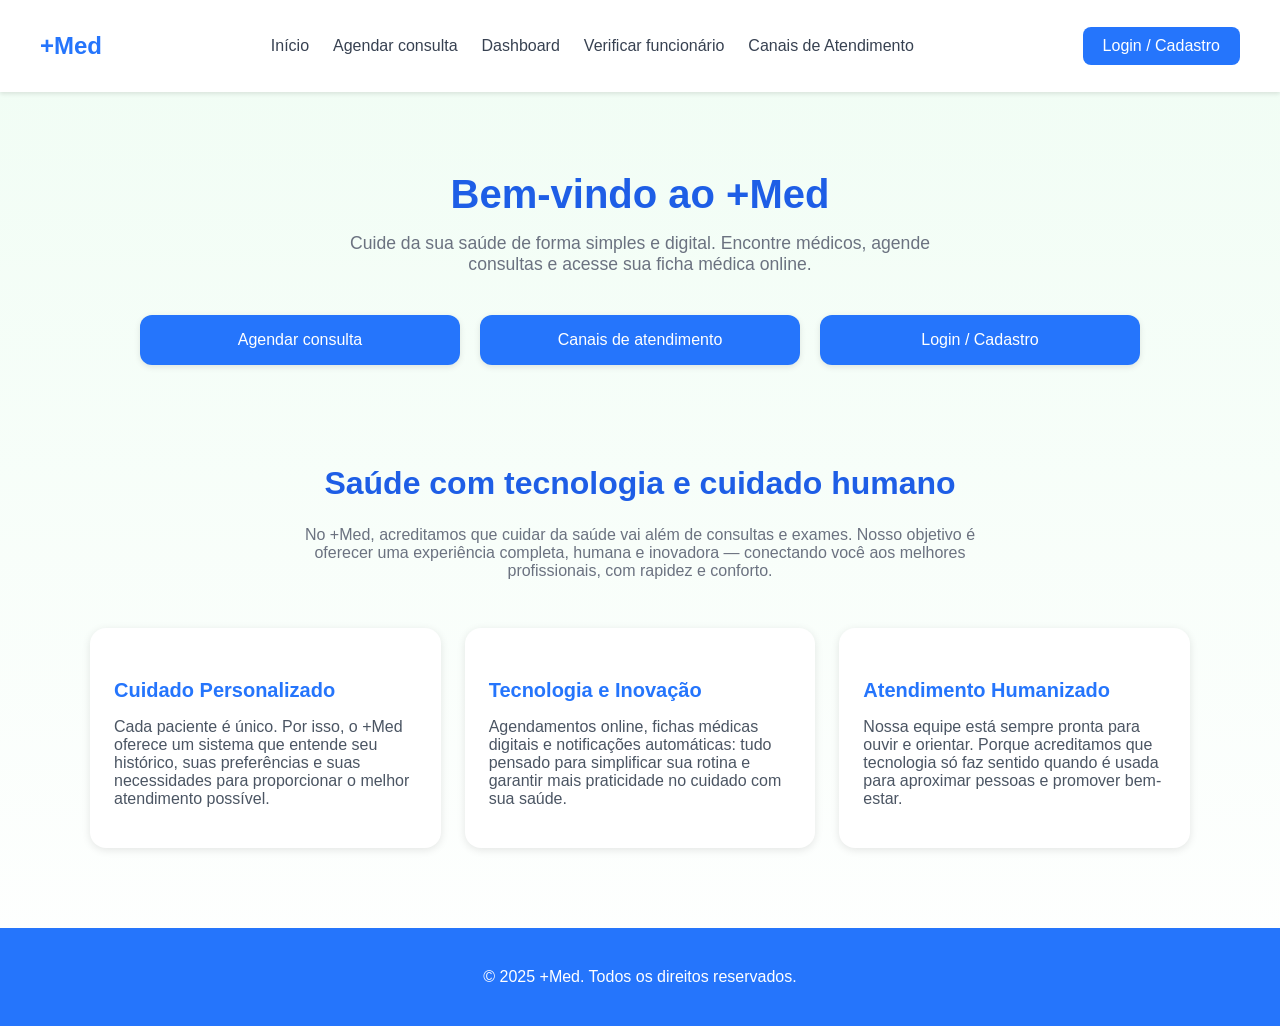
<file: index/index.html>
<!DOCTYPE html>
<html lang="pt-BR">
<head>
  <meta charset="UTF-8">
  <meta name="viewport" content="width=device-width, initial-scale=1.0">
  <title>+Med - Cuidando de Você</title>
  <link rel="stylesheet" href="../css/style.css">
  <link rel="icon" href="https://img.icons8.com/?size=100&id=62852&format=png&color=00897b" />
</head>
<body>
  
  <!-- HEADER -->
  <header>
    <div class="container">
      <h1 class="logo">+Med</h1>

      <nav class="menu">
        <a href="index.html">Início</a>
        <a href="agendar.html">Agendar consulta</a>
        <a href="dashboard.html">Dashboard</a>
        <a href="cadfuncionario.html">Verificar funcionário</a>
        <a href="canais.html">Canais de Atendimento</a>
      </nav>

      <!-- Botão de Login/Cadastro como link -->
      <a href="../index/login.html" class="btn-login">Login / Cadastro</a>
    </div>
  </header>

  <!-- MAIN -->
  <main>
    <h2>Bem-vindo ao +Med</h2>
    <p class="intro">
      Cuide da sua saúde de forma simples e digital. Encontre médicos, agende consultas e acesse sua ficha médica online.
    </p>

    <div class="acoes"> 
      <a href="../index/agendar.html" class="btn-principal">Agendar consulta</a>
      <a href="canais.html" class="btn-principal">Canais de atendimento</a>
      <a href="../index/login.html" class="btn-principal">Login / Cadastro</a>
    </div>
  </main>

  <!-- SEÇÃO DE MARKETING -->
  <section class="marketing">
    <h3>Saúde com tecnologia e cuidado humano</h3>
    <p class="descricao">
      No +Med, acreditamos que cuidar da saúde vai além de consultas e exames. Nosso objetivo é oferecer uma experiência completa, humana e inovadora — conectando você aos melhores profissionais, com rapidez e conforto.
    </p>

    <div class="cards">
      <div class="card">
        <h4>Cuidado Personalizado</h4>
        <p>
          Cada paciente é único. Por isso, o +Med oferece um sistema que entende seu histórico, suas preferências e suas necessidades para proporcionar o melhor atendimento possível.
        </p>
      </div>

      <div class="card">
        <h4>Tecnologia e Inovação</h4>
        <p>
          Agendamentos online, fichas médicas digitais e notificações automáticas: tudo pensado para simplificar sua rotina e garantir mais praticidade no cuidado com sua saúde.
        </p>
      </div>

      <div class="card">
        <h4>Atendimento Humanizado</h4>
        <p>
          Nossa equipe está sempre pronta para ouvir e orientar. Porque acreditamos que tecnologia só faz sentido quando é usada para aproximar pessoas e promover bem-estar.
        </p>
      </div>
    </div>
  </section>

  <!-- FOOTER -->
  <footer>
    <p>&copy; 2025 +Med. Todos os direitos reservados.</p>
  </footer>

</body>
</html>
</file>
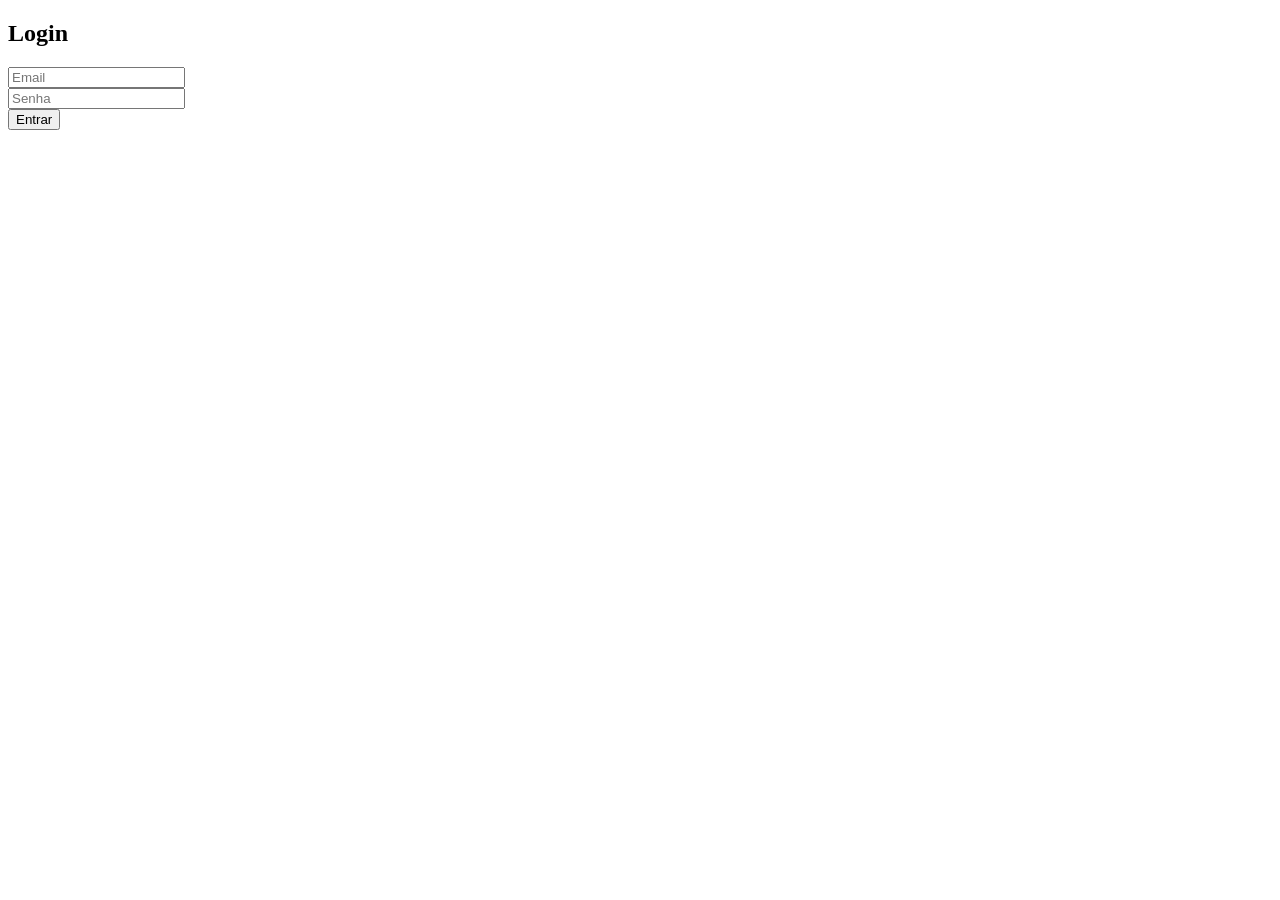
<file: backend/src/main/resources/static/index.html>
<!DOCTYPE html>
<html>
<head><meta charset="UTF-8"><title>ClinicMed Login</title></head>
<body>
<h2>Login</h2>
<input id="email" placeholder="Email"/><br/>
<input id="password" type="password" placeholder="Senha"/><br/>
<button onclick="login()">Entrar</button>
<script>
async function login(){
  const res = await fetch('/api/auth/login',{method:'POST',headers:{'Content-Type':'application/json'},
    body:JSON.stringify({email:email.value,password:password.value})});
  const data = await res.json();
  localStorage.setItem('token', data.token);
  location.href='consultas.html';
}
</script>
</body></html>
</file>
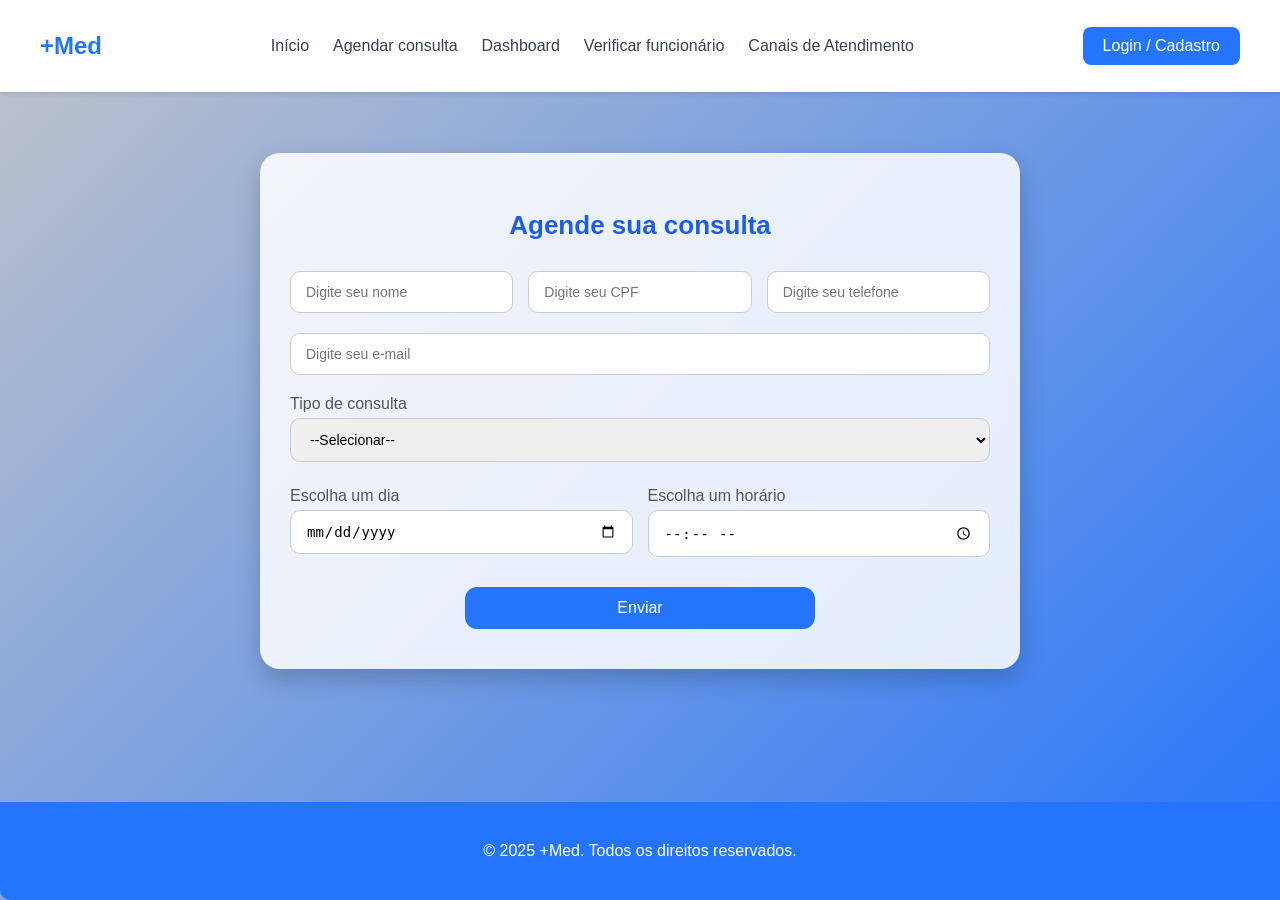
<file: index/agendar.html>
<!DOCTYPE html>
<html lang="pt-BR">
<head>
  <meta charset="UTF-8">
  <meta name="viewport" content="width=device-width, initial-scale=1.0">
  <title>Agendamento de Consulta</title>
  <link rel="stylesheet" href="../css/agendar.css">
  <link rel="icon" href="https://img.icons8.com/?size=100&id=62852&format=png&color=2575fc" />
</head>
<body>
  
  <!-- HEADER -->
  <header>
    <div class="container">
      <h1 class="logo">+Med</h1>

      <nav class="menu">
        <a href="index.html">Início</a>
        <a href="agendar.html">Agendar consulta</a>
        <a href="dashboard.html">Dashboard</a>
        <a href="cadfuncionario.html">Verificar funcionário</a>
        <a href="canais.html">Canais de Atendimento</a>
      </nav>

      <a href="../index/login.html" class="btn-login">Login / Cadastro</a>
    </div>
  </header>

  <!-- MAIN (Formulário de Agendamento) -->
  <main>
    <form>
      <h1>Agende sua consulta</h1>

      <div class="row row3">
        <div class="col">
          <input type="text" id="nome" name="nome" placeholder="Digite seu nome" required>
        </div>
        <div class="col">
          <input type="number" id="cpf" name="cpf" placeholder="Digite seu CPF" required>
        </div>
        <div class="col">
          <input type="tel" id="celular" name="celular" placeholder="Digite seu telefone" required>
        </div>
      </div>

      <!-- Novo campo de email -->
      <div class="row">
        <div class="col">
          <input type="email" id="email" name="email" placeholder="Digite seu e-mail" required>
        </div>
      </div>

      <label for="tipo">Tipo de consulta</label>
      <select id="tipo" name="tipo" required>
        <option value="">--Selecionar--</option>
        <optgroup label="Consultas Gerais">
          <option value="consulta_geral">Consulta Geral</option>
          <option value="checkup">Check-up</option>
        </optgroup>
        <optgroup label="Especialistas">
          <option value="cardiologia">Cardiologia</option>
          <option value="dermatologia">Dermatologia</option>
          <option value="pediatria">Pediatria</option>
          <option value="neurologia">Neurologia</option>
        </optgroup>
        <optgroup label="Retorno / Acompanhamento">
          <option value="retorno">Retorno</option>
          <option value="reavaliacao">Reavaliação de exames</option>
        </optgroup>
      </select>

      <div class="row data-hora">
        <div class="col">
          <label for="data">Escolha um dia</label>
          <input type="date" id="data" name="data" min="2025-10-20" required>
        </div>

        <div class="col">
          <label for="hora">Escolha um horário</label>
          <input type="time" id="hora" name="hora" min="08:00" max="18:00" step="1800" required>
        </div>
      </div>

      <button type="button" onclick="agendarConsulta()">Enviar</button>
    </form>
  </main>

  <!-- FOOTER -->
  <footer>
    <p>&copy; 2025 +Med. Todos os direitos reservados.</p>
  </footer>

<script>
  function agendarConsulta() {
    const nome = document.getElementById("nome").value;
    const email = document.getElementById("email").value;
    const tipo = document.getElementById("tipo").value;
    const data = document.getElementById("data").value;
    const hora = document.getElementById("hora").value;

    if (!nome || !email || !tipo || !data || !hora) {
      alert("Preencha todos os campos obrigatórios.");
      return;
    }

    alert("Consulta agendada com sucesso!");

    window.location.href =
      `mailto:${email}?subject=Confirmação de Consulta&body=Olá ${nome}, sua consulta foi agendada com sucesso no sistema +Med.%0D%0A%0D%0ATipo de consulta: ${tipo}%0D%0AData: ${data}%0D%0AHorário: ${hora}%0D%0A%0D%0AObrigado por utilizar nossos serviços.`;
  }
 </script>
</body>
</html>
</file>
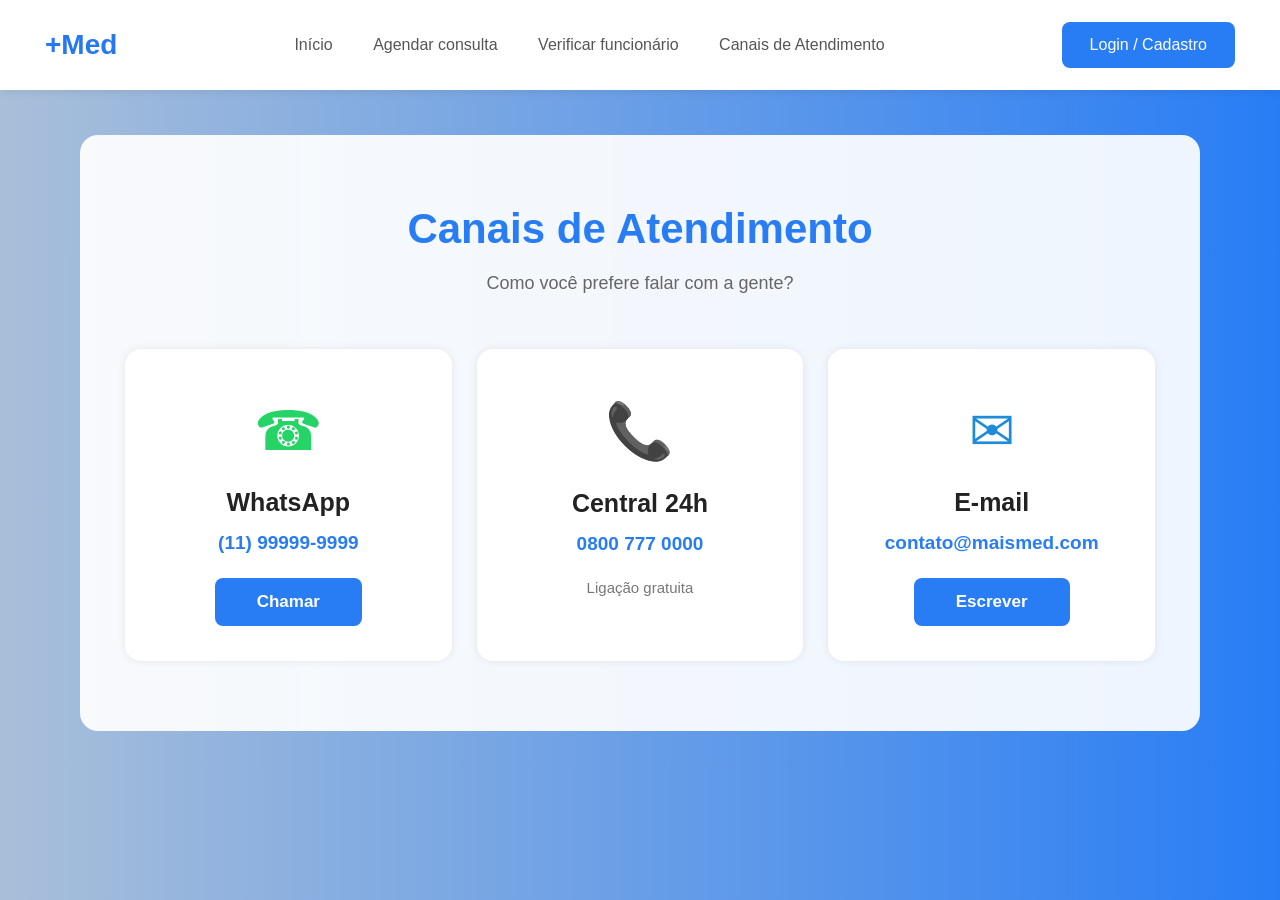
<file: index/atendimento.html>
<!DOCTYPE html>
<html lang="pt-br">
<head>
  <meta charset="UTF-8">
  <meta name="viewport" content="width=device-width, initial-scale=1.0">
  <title>Canais de Atendimento</title>
  <link rel="stylesheet" href="../css/atendimento.css">
</head>
<body>

<header>
  <div class="logo">+Med</div>

  <nav>
    <a href="index.html">Início</a>
    <a href="agendar.html">Agendar consulta</a>
    <a href="funcionario.html">Verificar funcionário</a>
    <a href="atendimento.html">Canais de Atendimento</a>
  </nav>

  <a href="login.html" class="btn-login">Login / Cadastro</a>
</header>

<main>
  <section class="box">
    <h1>Canais de Atendimento</h1>
    <p class="subtitulo">Como você prefere falar com a gente?</p>

    <div class="cards">
      <div class="card">
        <div class="icone whatsapp">☎</div>
        <h2>WhatsApp</h2>
        <p class="contato">(11) 99999-9999</p>
        <a href="https://wa.me/5511999999999" target="_blank">Chamar</a>
      </div>

      <div class="card">
        <div class="icone telefone">📞</div>
        <h2>Central 24h</h2>
        <p class="contato">0800 777 0000</p>
        <span>Ligação gratuita</span>
      </div>

      <div class="card">
        <div class="icone email">✉</div>
        <h2>E-mail</h2>
        <p class="contato">contato@maismed.com</p>
        <a href="mailto:contato@maismed.com">Escrever</a>
      </div>
    </div>
  </section>
</main>

</body>
</html>
</file>
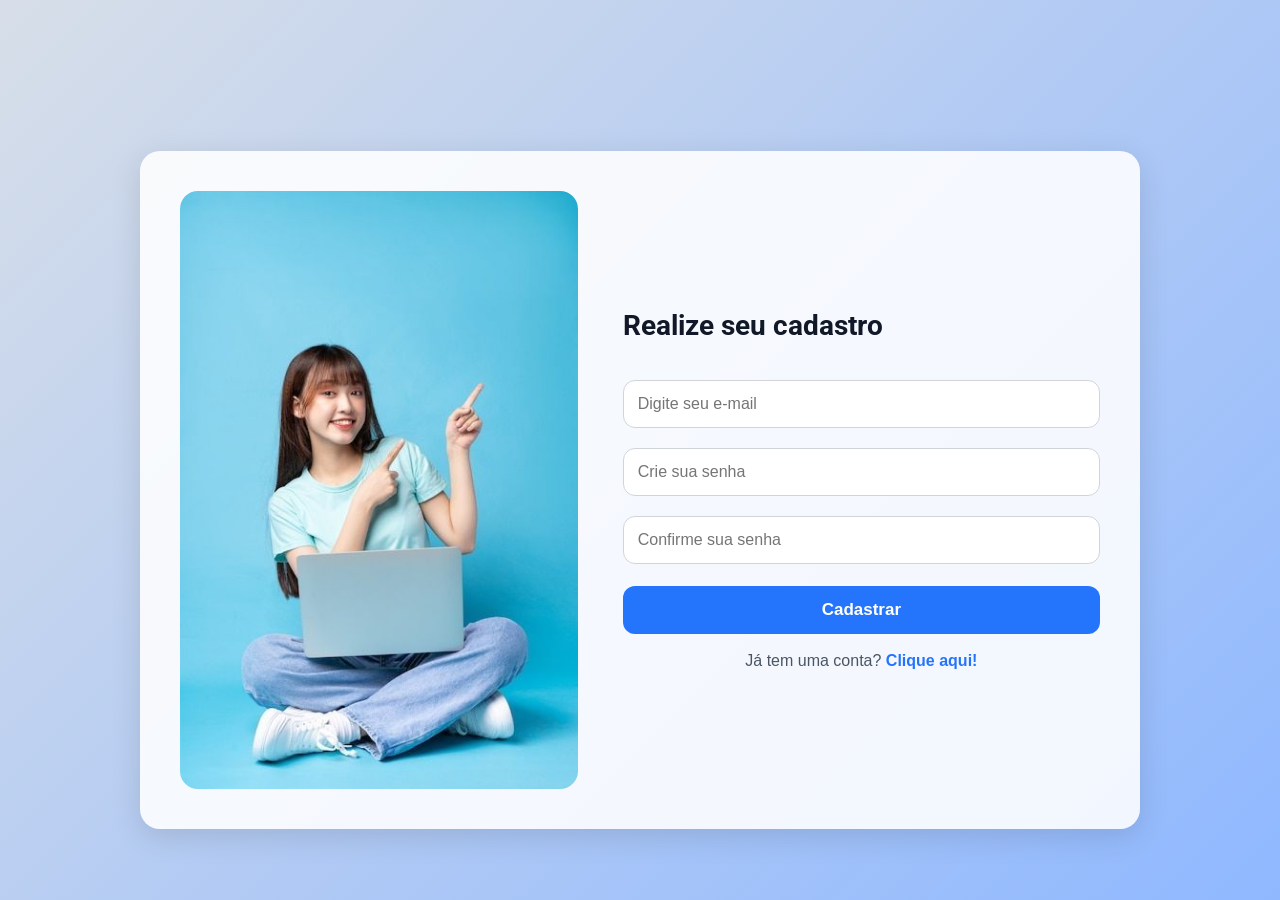
<file: index/cadastro.html>
<!DOCTYPE html>
<html lang="pt-BR">
<head>
    <meta charset="UTF-8">
    <meta name="viewport" content="width=device-width, initial-scale=1.0">
    <title>Cadastro</title>
    <link href="https://fonts.googleapis.com/css2?family=Roboto:wght@700&display=swap" rel="stylesheet">
    <link rel="stylesheet" href="../css/cadastro.css">
</head>
<body>
    <div class="container">
        <div class="conteudo-flex">
            <div class="imagem-cadastro">
                <img src="../img/cadastroimg.jpeg" alt="Cadastro Image">
            </div>

            <div class="formulario-bloco">
                <div class="conteudo">
                    <form>
                        <h1>Realize seu cadastro</h1>
                        <input type="email" id="email" name="email" placeholder="Digite seu e-mail" required>
                        <input type="password" id="senha" name="senha"  placeholder="Crie sua senha" required minlength="6">
                        <input type="password" id="confsenha" name="confsenha" placeholder="Confirme sua senha" required>
                        <button type="submit">Cadastrar</button>

                        <p class="tenhoconta">
                            Já tem uma conta? <a href="login.html">Clique aqui!</a>
                        </p>
                    </form>
                </div>
            </div>
        </div>
    </div>
</body>
</html>
</file>
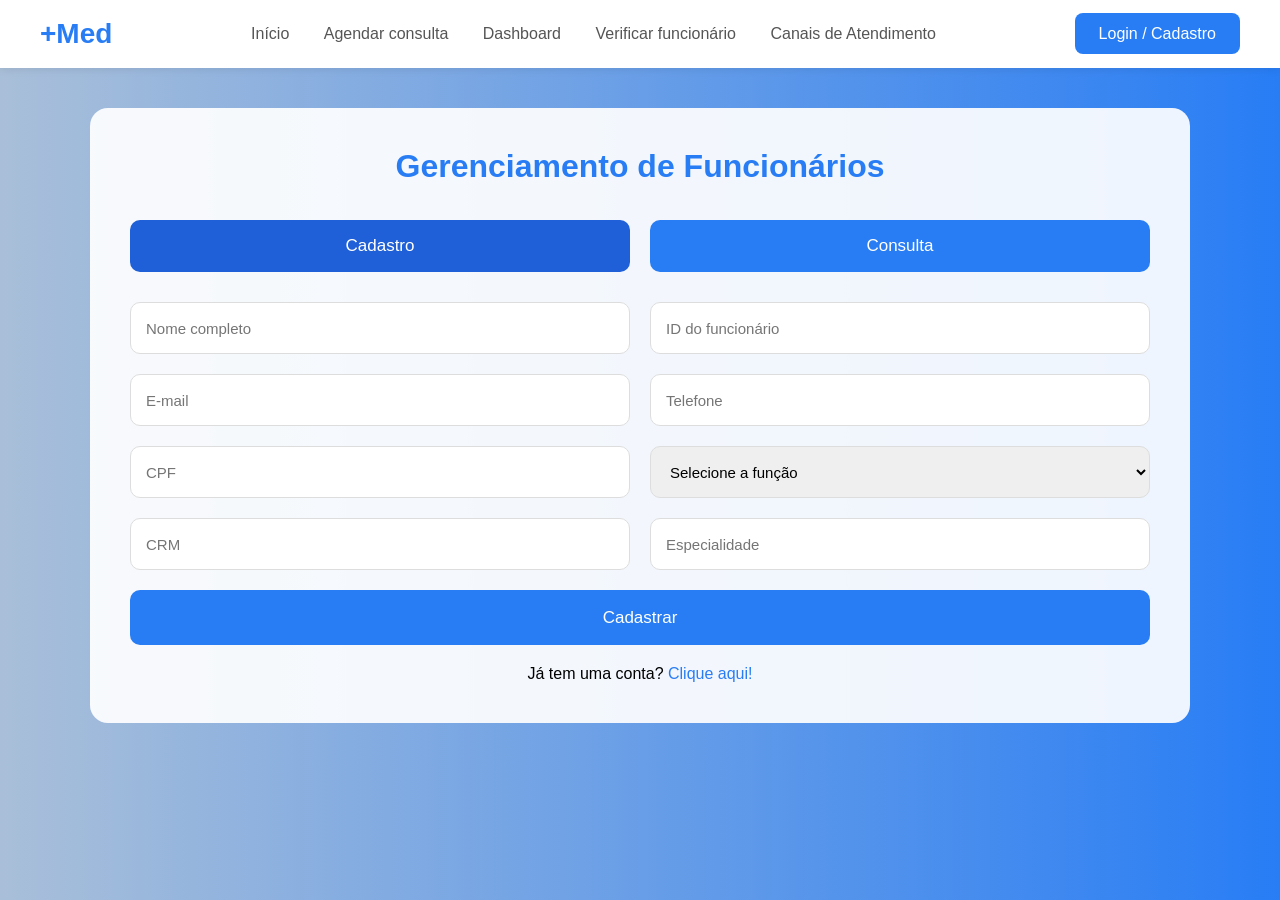
<file: index/cadfuncionario.html>
<!DOCTYPE html>
<html lang="pt-BR">
<head>
    <meta charset="UTF-8">
    <meta name="viewport" content="width=device-width, initial-scale=1.0">
    <title>Funcionários - Cadastro e Consulta</title>
    <link href="https://fonts.googleapis.com/css2?family=Roboto:wght@700&display=swap" rel="stylesheet">
    <link rel="stylesheet" href="../css/cadfuncionario.css">
</head>
<body>
    <header class="navbar-global">
        <div class="nav-container">
            
            <div class="nav-column nav-left">
            <a href="index.html" class="logo-text">+Med</a>
            </div>
            
            <nav class="nav-column nav-center">
                <a href="index.html">Início</a>
                <a href="agendar.html">Agendar consulta</a>
                <a href="dashboard.html">Dashboard</a>
                <a href="cadfuncionario.html">Verificar funcionário</a>
                <a href="canais.html">Canais de Atendimento</a>
            </nav>  

            <div class="nav-column nav-right">
            <a href="login.html" class="nav-btn-blue">Login / Cadastro</a>
            </div>

        </div>
    </header>
    <div class="container">
        <h1>Gerenciamento de Funcionários</h1>

        <!-- Menu de abas -->
        <div class="tab-menu">
            <button class="tab-btn active" data-tab="cadastro">Cadastro</button>
            <button class="tab-btn" data-tab="consulta">Consulta</button>
        </div>

        <!-- Formulário de Cadastro -->
        <div id="cadastro" class="formulario active">
            <form id="cadastroFuncionario">
                <div class="linha">
                    <input type="text" id="nome" name="nome" placeholder="Nome completo" required>
                    <input type="text" id="idfunc" name="idfunc" placeholder="ID do funcionário" required>
                </div>

                <div class="linha">
                    <input type="email" id="email" name="email" placeholder="E-mail" required>
                    <input type="text" id="telefone" name="telefone" placeholder="Telefone" required>
                </div>

                <div class="linha">
                    <input type="text" id="cpf" name="cpf" placeholder="CPF" required>
                    <select id="funcao" name="funcao" required>
                        <option value="">Selecione a função</option>
                        <option value="medico">Médico</option>
                        <option value="enfermeiro">Enfermeiro</option>
                        <option value="administrativo">Administrativo</option>
                        <option value="outro">Outro</option>
                    </select>
                </div>

                <div class="linha">
                    <input type="text" id="crm" name="crm" placeholder="CRM">
                    <input type="text" id="especialidade" name="especialidade" placeholder="Especialidade">
                </div>

                <button type="submit">Cadastrar</button>

                <p class="tenhoconta">
                    Já tem uma conta? <a href="login.html">Clique aqui!</a>
                </p>
            </form>
        </div>

        <!-- Aba de Consulta -->
        <div id="consulta" class="formulario">
            <h2>Consulta de Funcionários</h2>

            <!-- Campos de pesquisa -->
            <div class="linha">
                <input type="text" id="buscarID" placeholder="Buscar por ID">
                <input type="text" id="buscarCPF" placeholder="Buscar por CPF">
            </div>

            <div class="consulta">
                <table id="tabelaFuncionarios">
                    <thead>
                        <tr>
                            <th>ID</th>
                            <th>Nome</th>
                            <th>E-mail</th>
                            <th>Telefone</th>
                            <th>CPF</th>
                            <th>Função</th>
                            <th>CRM</th>
                            <th>Especialidade</th>
                        </tr>
                    </thead>
                    <tbody>
                        <!-- Dados cadastrados aparecerão aqui -->
                    </tbody>
                </table>
            </div>
        </div>
    </div>

    <script src="../scripts/cadfuncionario.js"></script>
</body>
</html>
</file>
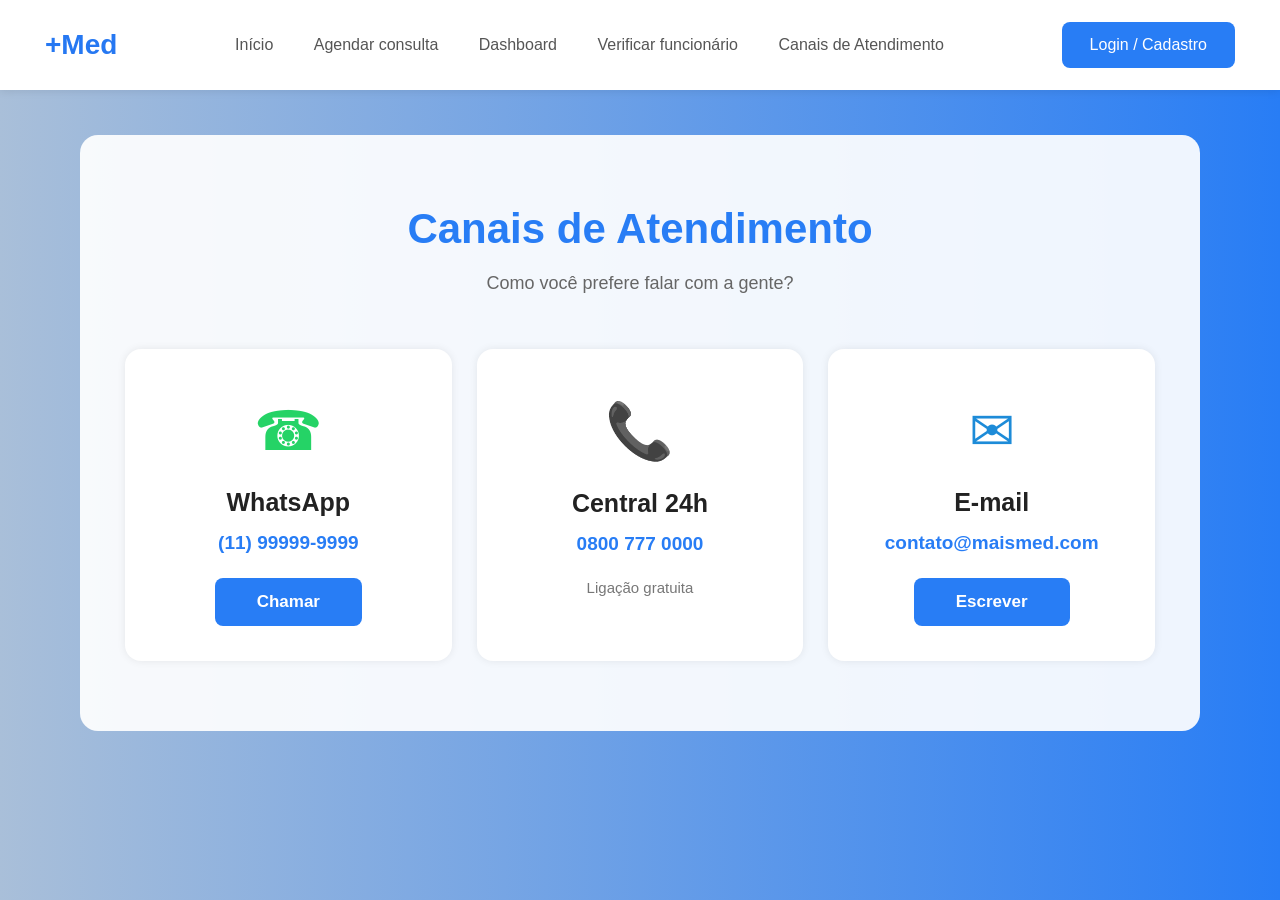
<file: index/canais.html>
<!DOCTYPE html>
<html lang="pt-br">
<head>
  <meta charset="UTF-8">
  <meta name="viewport" content="width=device-width, initial-scale=1.0">
  <title>Canais de Atendimento</title>
  <link rel="stylesheet" href="../css/canais.css">
</head>
<body>

<header>
  <div class="logo">+Med</div>

    <nav class="menu">
      <a href="index.html">Início</a>
      <a href="agendar.html">Agendar consulta</a>
      <a href="dashboard.html">Dashboard</a>
      <a href="cadfuncionario.html">Verificar funcionário</a>
      <a href="canais.html">Canais de Atendimento</a>
    </nav>

  <a href="login.html" class="btn-login">Login / Cadastro</a>
</header>

<main>
  <section class="box">
    <h1>Canais de Atendimento</h1>
    <p class="subtitulo">Como você prefere falar com a gente?</p>

    <div class="cards">
      <div class="card">
        <div class="icone whatsapp">☎</div>
        <h2>WhatsApp</h2>
        <p class="contato">(11) 99999-9999</p>
        <a href="https://wa.me/5511999999999" target="_blank">Chamar</a>
      </div>

      <div class="card">
        <div class="icone telefone">📞</div>
        <h2>Central 24h</h2>
        <p class="contato">0800 777 0000</p>
        <span>Ligação gratuita</span>
      </div>

      <div class="card">
        <div class="icone email">✉</div>
        <h2>E-mail</h2>
        <p class="contato">contato@maismed.com</p>
        <a href="mailto:contato@maismed.com">Escrever</a>
      </div>
    </div>
  </section>
</main>

</body>
</html>
</file>
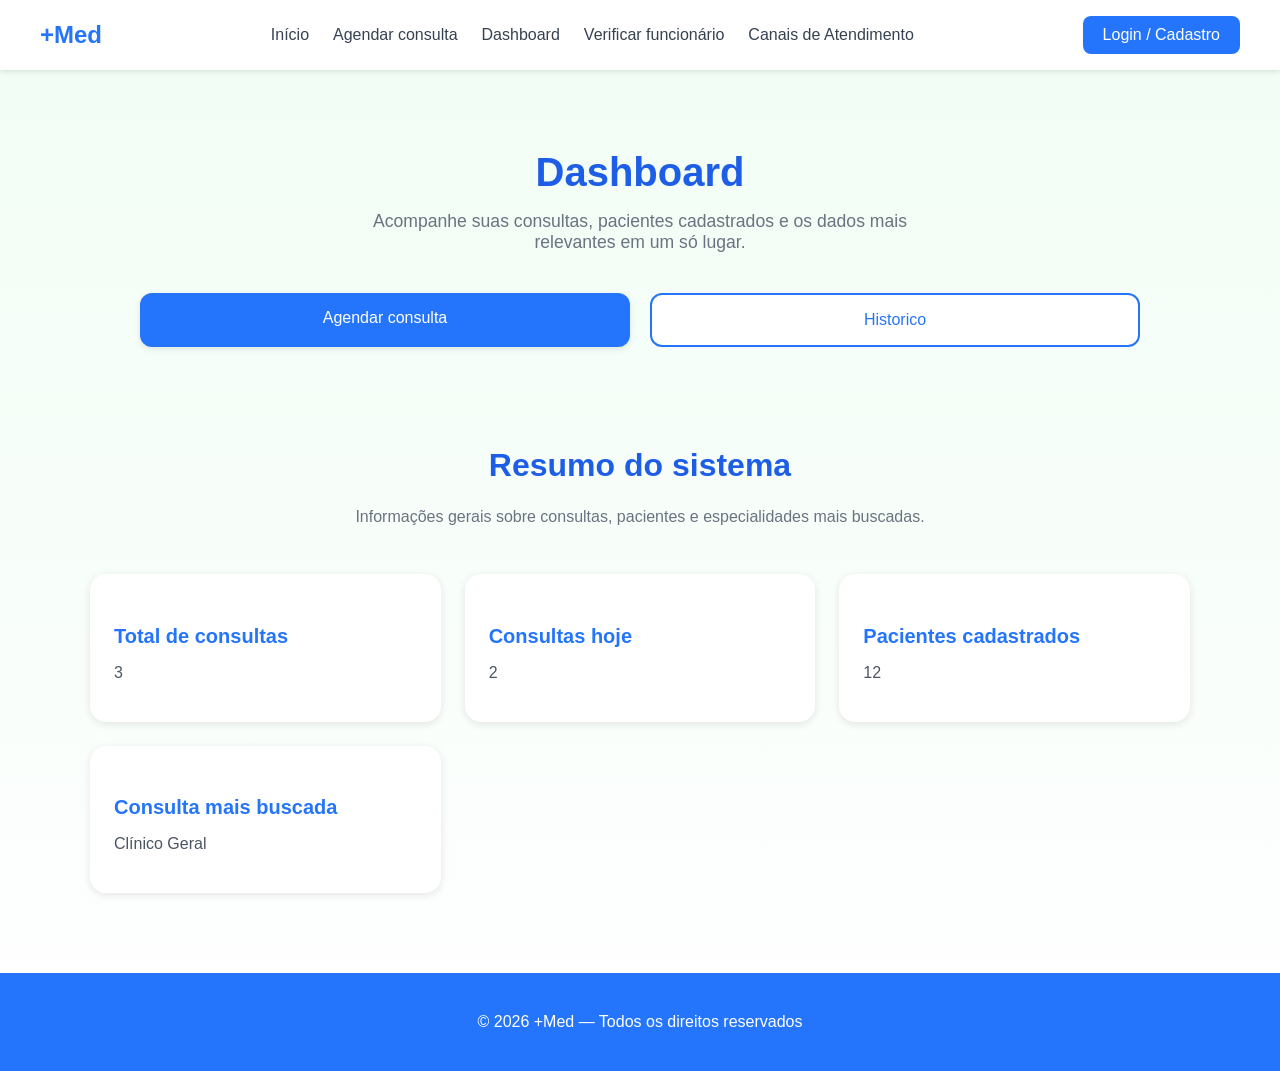
<file: index/dashboard.html>
<!DOCTYPE html>
<html lang="pt-BR">
<head>
  <meta charset="UTF-8">
  <title>+Med | Dashboard</title>
  <meta name="viewport" content="width=device-width, initial-scale=1.0">

  <!-- CSS -->
  <link rel="stylesheet" href="..//css/dashboard.css">
</head>
<body>

  <!-- ===== HEADER ===== -->
  <header>
    <div class="container">
      <div class="logo">+Med</div>

      <nav class="menu">
        <a href="index.html">Início</a>
        <a href="agendar.html">Agendar consulta</a>
        <a href="dashboard.html">Dashboard</a>
        <a href="cadfuncionario.html">Verificar funcionário</a>
        <a href="canais.html">Canais de Atendimento</a>
      </nav>

      <a href="login.html" class="btn-login">Login / Cadastro</a>
    </div>
  </header>

  <!-- ===== MAIN ===== -->
  <main>

    <!-- TÍTULO -->
    <h2>Dashboard</h2>
    <p class="intro">
      Acompanhe suas consultas, pacientes cadastrados e os dados mais relevantes
      em um só lugar.
    </p>

    <!-- ===== AÇÕES ===== -->
    <section class="acoes">
      <a href="agendar.html" class="btn-principal">Agendar consulta</a>
      <a href="historico.html" class="btn-secundario">Historico</a>
    </section>

    <!-- ===== MARKETING / CARDS ===== -->
    <section class="marketing">

      <h3>Resumo do sistema</h3>
      <p class="descricao">
        Informações gerais sobre consultas, pacientes e especialidades mais buscadas.
      </p>

      <div class="cards">
        <div class="card">
          <h4>Total de consultas</h4>
          <p id="totalConsultas">0</p>
        </div>

        <div class="card">
          <h4>Consultas hoje</h4>
          <p id="consultasHoje">0</p>
        </div>

        <div class="card">
          <h4>Pacientes cadastrados</h4>
          <p id="totalPacientes">0</p>
        </div>

        <div class="card">
          <h4>Consulta mais buscada</h4>
          <p id="especialidadeMaisBuscada">-</p>
        </div>
      </div>

    </section>

  </main>

  <!-- ===== FOOTER ===== -->
  <footer>
    <p>© 2026 +Med — Todos os direitos reservados</p>
  </footer>

  <!-- JS -->
  <script src="..//scripts/dashboard.js"></script>
</body>
</html>
</file>
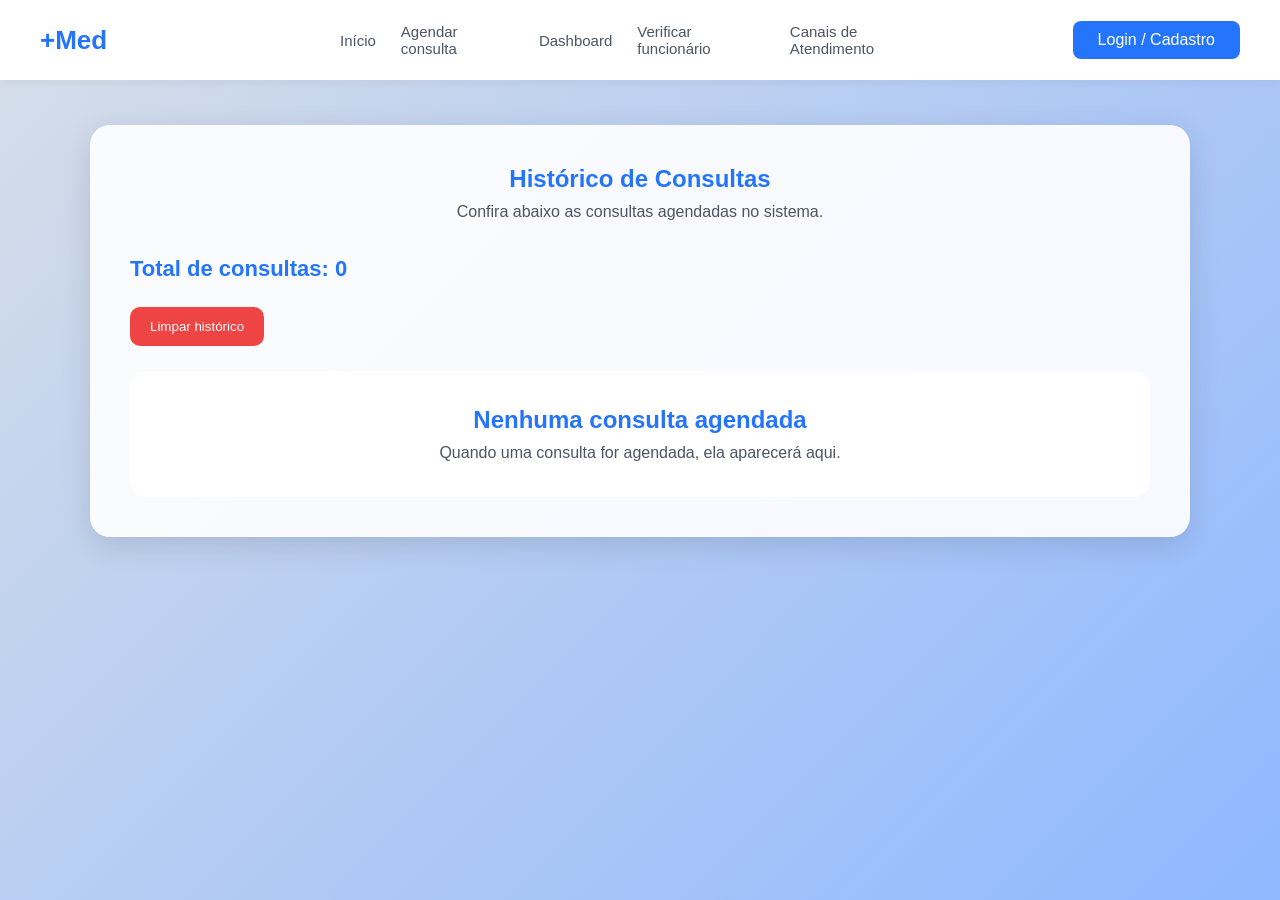
<file: index/historico.html>
<!DOCTYPE html>
<html lang="pt-BR">
<head>
  <meta charset="UTF-8">
  <meta name="viewport" content="width=device-width, initial-scale=1.0">
  <title>Histórico de Consultas</title>

  <link rel="stylesheet" href="../css/historico.css">
</head>

<body>

<header class="navbar-global">
  <div class="nav-container">
    <div class="nav-column nav-left">
      <a href="index.html" class="logo-text">+Med</a>
    </div>

    <nav class="nav-column nav-center">
      <a href="index.html">Início</a>
      <a href="agendar.html">Agendar consulta</a>
      <a href="dashboard.html">Dashboard</a>
      <a href="cadfuncionario.html">Verificar funcionário</a>
      <a href="canais.html">Canais de Atendimento</a>
    </nav>

    <div class="nav-column nav-right">
      <a href="login.html" class="nav-btn-blue">Login / Cadastro</a>
    </div>
  </div>
</header>

<main>
  <section class="container">
    <h1>Histórico de Consultas</h1>

    <p class="subtitulo">
      Confira abaixo as consultas agendadas no sistema.
    </p>

    <h2 id="totalConsultas"></h2>

    <button class="btn-limpar" onclick="limparHistorico()">
      Limpar histórico
    </button>

    <div id="listaConsultas" class="lista-consultas"></div>
  </section>
</main>

<script>
function carregarConsultas() {
  const lista = document.getElementById("listaConsultas");
  const consultas = JSON.parse(localStorage.getItem("consultas")) || [];

  document.getElementById("totalConsultas").innerText =
    `Total de consultas: ${consultas.length}`;

  if (consultas.length === 0) {
    lista.innerHTML = `
      <div class="vazio">
        <h2>Nenhuma consulta agendada</h2>
        <p>Quando uma consulta for agendada, ela aparecerá aqui.</p>
      </div>
    `;
    return;
  }

  lista.innerHTML = "";

  consultas.forEach((consulta, index) => {
    lista.innerHTML += `
      <div class="card-consulta">
        <h2>${consulta.tipo}</h2>
        <p><strong>Paciente:</strong> ${consulta.nome}</p>
        <p><strong>E-mail:</strong> ${consulta.email}</p>
        <p><strong>Data:</strong> ${consulta.data}</p>
        <p><strong>Horário:</strong> ${consulta.hora}</p>

        <button onclick="cancelarConsulta(${index})">
          Cancelar consulta
        </button>
      </div>
    `;
  });
}

function cancelarConsulta(index) {
  const consultas = JSON.parse(localStorage.getItem("consultas")) || [];

  const confirmar = confirm("Deseja realmente cancelar esta consulta?");

  if (!confirmar) {
    return;
  }

  consultas.splice(index, 1);

  localStorage.setItem("consultas", JSON.stringify(consultas));

  carregarConsultas();
}

function limparHistorico() {
  const confirmar = confirm("Deseja apagar todo o histórico de consultas?");

  if (!confirmar) {
    return;
  }

  localStorage.removeItem("consultas");

  carregarConsultas();
}

carregarConsultas();
</script>

</body>
</html>
</file>
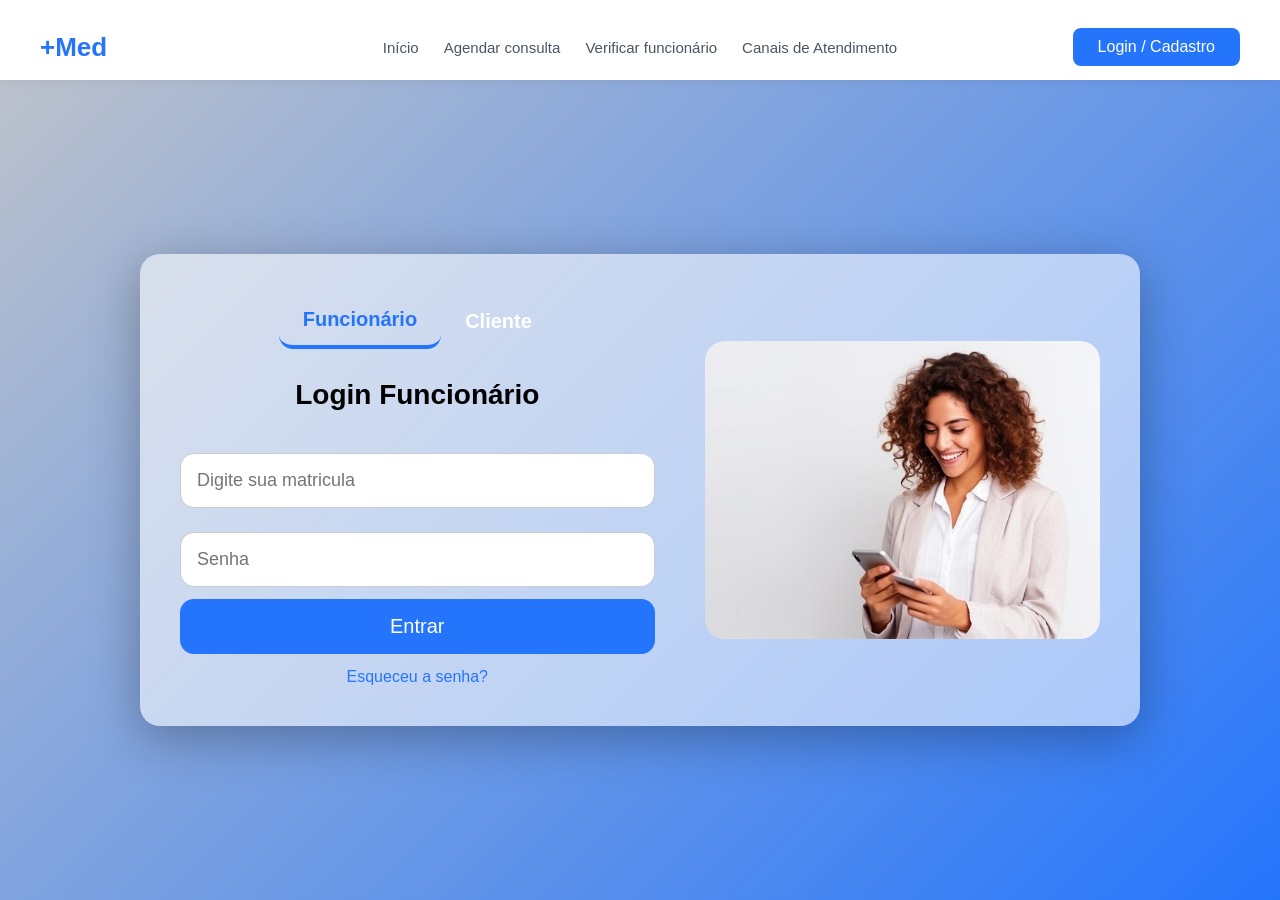
<file: index/login.html>
<!DOCTYPE html>
<html lang="pt-BR">
<head>
  <meta charset="UTF-8">
  <meta name="viewport" content="width=device-width, initial-scale=1.0">
  <title>Login Dual</title>
  
  <link rel="stylesheet" href="../css/login.css">
</head>
<body>
  <header class="navbar-global">
  <div class="nav-container">
    <div class="nav-column nav-left">
      <a href="index.html" class="logo-text">+Med</a>
    </div>
    
    <nav class="nav-column nav-center">
      <a href="index.html">Início</a>
      <a href="agendar.html">Agendar consulta</a>
      <a href="cadfuncionario.html">Verificar funcionário</a>
      <a href="canais.html">Canais de Atendimento</a>
    </nav>

    <div class="nav-column nav-right">
      <a href="login.html" class="nav-btn-blue">Login / Cadastro</a>
    </div>
  </div>
</header>
  <div class="container">
    <!-- Conteúdo flex (formulário + menu + imagem) -->
    <div class="conteudo-flex">
      <!-- Formulário + menu -->
      <div class="formulario-bloco">
        <!-- Menu de seleção -->
        <div class="menu">
          <button class="tab-btn active" data-tab="funcionario">Funcionário</button>
          <button class="tab-btn" data-tab="cliente">Cliente</button>
        </div>

        <div class="conteudo">
          <div class="formulario active" id="funcionario">
            <h1>Login Funcionário</h1>
            <input type="number" placeholder="Digite sua matricula" required>
            <input type="password" placeholder="Senha" required>
            <button type="submit">Entrar</button>
            <a href="recuperarsenha.html">Esqueceu a senha?</a>
          </div>

          <div class="formulario" id="cliente">
            <h1>Login Cliente</h1>
            <input type="email" placeholder="E-mail" required>
            <input type="password" placeholder="Senha" required>
            <button type="submit">Entrar</button>
            <div class="links">
              <a href="recuperarsenha.html">Esqueceu a senha?</a>
              <a href="cadastro.html">Criar conta</a>
            </div>
          </div>
        </div>
      </div>

      <div class="imagem-login">
        <img src="../img/loginimg.jpg" alt="Login Image">
      </div>
    </div>
  </div>

  <script src="../scripts/login.js"></script>
</body>
</html>
</file>
<file: css/style.css>
/* ======= GERAL ======= */
body {
  font-family: 'Segoe UI', Arial, sans-serif;
  background: linear-gradient(to bottom, #f0fdf4, #ffffff);
  color: #374151;
  margin: 0;
  padding: 0;
  text-align: center;
}

/* ======= HEADER ======= */
header {
  background-color: #ffffff;
  box-shadow: 0 2px 4px rgba(0,0,0,0.1);
  position: sticky;
  top: 0;
  z-index: 50;
}

header .container {
  max-width: 1200px;
  margin: 0 auto;
  padding: 16px 24px;
  display: flex;
  justify-content: space-between;
  align-items: center;
}

.logo {
  font-size: 1.5rem;
  font-weight: 700;
  color: #2575fc; /* azul */
}

.menu {
  display: flex;
  gap: 24px;
}

.menu a {
  color: #374151;
  text-decoration: none;
  transition: color 0.3s;
}

.menu a:hover {
  color: #1e5ee6; /* azul hover */
}

.btn-login {
  background-color: #2575fc; /* azul botão */
  color: #fff;
  padding: 10px 20px;
  border-radius: 8px;
  cursor: pointer;
  transition: background 0.3s;
  text-decoration: none;
  display: inline-block;
}

.btn-login:hover {
  background-color: #1e5ee6; /* hover azul escuro */
}

/* ======= MAIN ======= */
main {
  margin-top: 80px;
  padding: 0 16px;
}

main h2 {
  font-size: 2.5rem;
  color: #1e5ee6; /* azul */
  margin-bottom: 16px;
}

.intro {
  font-size: 1.1rem;
  color: #6b7280;
  max-width: 600px;
  margin: 0 auto 40px;
}

/* ======= BOTÕES ======= */
.acoes {
  display: grid;
  grid-template-columns: repeat(auto-fit, minmax(220px, 1fr));
  gap: 20px;
  max-width: 1000px;
  margin: 0 auto;
}

.btn-principal {
  background-color: #2575fc; /* azul */
  color: white;
  border: none;
  padding: 16px;
  border-radius: 12px;
  font-size: 1rem;
  box-shadow: 0 2px 6px rgba(0,0,0,0.1);
  text-decoration: none;
  display: inline-block;
  transition: all 0.3s;
}

.btn-principal:hover {
  background-color: #1e5ee6; /* hover azul escuro */
}

.btn-secundario {
  background-color: #ffffff;
  border: 2px solid #2575fc; /* azul */
  color: #2575fc; /* azul */
  padding: 16px;
  border-radius: 12px;
  font-size: 1rem;
  transition: all 0.3s;
}

.btn-secundario:hover {
  background-color: #f0fdf4;
}

/* ======= MARKETING ======= */
.marketing {
  max-width: 1100px;
  margin: 100px auto 0;
  padding: 0 24px;
}

.marketing h3 {
  font-size: 2rem;
  color: #1e5ee6; /* azul */
  margin-bottom: 24px;
  text-align: center;
}

.marketing .descricao {
  color: #6b7280;
  max-width: 700px;
  margin: 0 auto 48px;
  text-align: center;
}

.cards {
  display: grid;
  grid-template-columns: repeat(auto-fit, minmax(280px, 1fr));
  gap: 24px;
  text-align: left;
}

.card {
  background: white;
  border-radius: 16px;
  padding: 24px;
  box-shadow: 0 2px 8px rgba(0,0,0,0.1);
  transition: box-shadow 0.3s;
}

.card:hover {
  box-shadow: 0 4px 16px rgba(0,0,0,0.15);
}

.card h4 {
  font-size: 1.25rem;
  color: #2575fc; /* azul */
  margin-bottom: 8px;
}

.card p {
  color: #4b5563;
}

/* ======= FOOTER ======= */
footer {
  background-color: #2575fc; /* azul */
  color: white;
  padding: 24px;
  margin-top: 80px;
}

/* ======= RESPONSIVIDADE ======= */
@media (max-width: 900px) {
  header .container {
    flex-wrap: wrap;
  }

  .menu {
    flex-direction: column;
    width: 100%;
    margin-top: 10px;
    background-color: #ffffff;
    padding: 10px 0;
    border-top: 1px solid #e5e7eb;
  }

  .menu a {
    padding: 10px 0;
    border-bottom: 1px solid #f3f4f6;
  }

  main h2 {
    font-size: 2rem;
  }

  .intro {
    font-size: 1rem;
    padding: 0 8px;
  }

  .acoes {
    grid-template-columns: 1fr;
  }

  .marketing {
    margin-top: 60px;
  }

  .marketing h3 {
    font-size: 1.5rem;
  }
}

@media (max-width: 500px) {
  .logo {
    font-size: 1.2rem;
  }

  main h2 {
    font-size: 1.6rem;
  }

  .btn-principal,
  .btn-secundario {
    font-size: 0.95rem;
    padding: 12px;
  }
}
</file>
<file: css/agendar.css>
/* ======= GERAL ======= */
body {
  font-family: 'Poppins', sans-serif;
  background: linear-gradient(135deg, #c1c4ca, #2575fc); /* fundo degradê azul/cinza */
  margin: 0;
  min-height: 100vh;
  display: flex;
  flex-direction: column;
  color: #333;
}

/* ======= HEADER ======= */
header {
  background-color: #ffffff; /* branco como no formulário */
  box-shadow: 0 2px 4px rgba(0,0,0,0.1);
  position: fixed;
  top: 0;
  width: 100%;
  z-index: 50;
}

header .container {
  max-width: 1200px;
  margin: 0 auto;
  padding: 16px 24px;
  display: flex;
  justify-content: space-between;
  align-items: center;
}

.logo {
  font-size: 1.5rem;
  font-weight: 700;
  color: #2575fc; /* azul para combinar com o degradê do formulário */
}

.menu {
  display: flex;
  gap: 24px;
}

.menu a {
  color: #374151; /* cinza escuro */
  text-decoration: none;
  transition: color 0.3s;
}

.menu a:hover {
  color: #1e5ee6; /* azul mais escuro ao passar o mouse */
}

.btn-login {
  background-color: #2575fc; /* azul do formulário */
  color: #fff;
  padding: 10px 20px;
  border-radius: 8px;
  cursor: pointer;
  text-decoration: none;
  display: inline-block;
  transition: background 0.3s;
}

.btn-login:hover {
  background-color: #1e5ee6; /* azul escuro hover */
}

/* ======= FORMULÁRIO ======= */
main {
  flex: 1;
  display: flex;
  justify-content: center;
  align-items: center;
  padding: 120px 20px 60px 20px; /* espaço para header */
}

form {
  background-color: rgba(255, 255, 255, 0.85); /* mais claro para contraste */
  padding: 40px 30px;
  border-radius: 20px;
  box-shadow: 0 10px 25px rgba(0, 0, 0, 0.2);
  width: 700px;
  max-width: 100%;
  transition: transform 0.3s ease, box-shadow 0.3s ease;
}

form:hover {
  transform: scale(1.02);
  box-shadow: 0 12px 30px rgba(0, 0, 0, 0.25);
}

form h1 {
  color: #1e5ee6; /* título azul */
  margin-bottom: 30px;
  font-size: 26px;
  text-align: center;
}

.row {
  display: flex;
  justify-content: space-between;
  gap: 15px;
  margin-bottom: 20px;
}

.col {
  flex: 1;
}

.row3 .col {
  flex: 1;
}

.data-hora {
  margin-top: 25px;
}

input, select {
  width: 100%;
  padding: 12px 15px;
  border-radius: 10px;
  border: 1px solid #ccc;
  font-size: 14px;
  transition: all 0.3s;
  box-sizing: border-box;
}

input:focus, select:focus {
  border-color: #2575fc;
  box-shadow: 0 0 8px rgba(37, 117, 252, 0.3);
  outline: none;
}

input:hover, select:hover {
  border-color: #1e5ee6;
}

label {
  font-weight: 500;
  color: #555;
  margin-bottom: 5px;
  display: block;
}

button {
  background: #2575fc;
  color: white;
  border: none;
  padding: 12px 20px;
  border-radius: 12px;
  font-size: 16px;
  cursor: pointer;
  width: 50%;
  display: block;
  margin: 30px auto 0 auto;
  transition: all 0.3s ease;
}

button:hover {
  background: #1e5ee6;
  transform: scale(1.05);
  box-shadow: 0 8px 20px rgba(0,0,0,0.2);
}

/* ======= FOOTER ======= */
footer {
  background-color: #2575fc; /* azul para combinar */
  color: white;
  padding: 24px;
  text-align: center;
  margin-top: 40px;
  border-radius: 0 0 10px 10px;
}

/* ======= RESPONSIVIDADE ======= */
@media (max-width: 800px) {
  .row {
    flex-direction: column;
  }

  button {
    width: 100%;
  }

  header .container {
    flex-wrap: wrap;
  }

  .menu {
    flex-direction: column;
    width: 100%;
    margin-top: 10px;
    background-color: #ffffff;
    padding: 10px 0;
    border-top: 1px solid #e5e7eb;
  }

  .menu a {
    padding: 10px 0;
    border-bottom: 1px solid #f3f4f6;
  }
}

@media (max-width: 500px) {
  .logo {
    font-size: 1.2rem;
  }

  form h1 {
    font-size: 22px;
  }

  button {
    font-size: 15px;
  }
}
</file>
<file: css/atendimento.css>
* {
  margin: 0;
  padding: 0;
  box-sizing: border-box;
  font-family: Arial, sans-serif;
}

body {
  background: linear-gradient(90deg, #a9bfd9, #287df5);
  min-height: 100vh;
}

header {
  height: 90px;
  background: white;
  display: flex;
  align-items: center;
  justify-content: space-between;
  padding: 0 45px;
  box-shadow: 0 2px 8px rgba(0, 0, 0, 0.08);
}

.logo {
  color: #2678f2;
  font-size: 28px;
  font-weight: bold;
}

nav a {
  margin: 0 18px;
  color: #555;
  text-decoration: none;
  font-size: 16px;
}

nav a:hover {
  color: #2678f2;
}

.btn-login {
  background: #287df5;
  color: white;
  text-decoration: none;
  padding: 14px 28px;
  border-radius: 8px;
  font-size: 16px;
}

main {
  display: flex;
  justify-content: center;
  padding-top: 45px;
}

.box {
  background: rgba(255, 255, 255, 0.92);
  width: 1120px;
  border-radius: 18px;
  padding: 70px 45px;
  text-align: center;
}

.box h1 {
  color: #287df5;
  font-size: 42px;
  margin-bottom: 20px;
}

.subtitulo {
  color: #666;
  font-size: 18px;
  margin-bottom: 55px;
}

.cards {
  display: grid;
  grid-template-columns: repeat(3, 1fr);
  gap: 25px;
}

.card {
  background: white;
  border-radius: 16px;
  padding: 50px 25px 35px;
  min-height: 310px;
  box-shadow: 0 0 8px rgba(0, 0, 0, 0.08);
}

.icone {
  font-size: 55px;
  margin-bottom: 25px;
}

.whatsapp {
  color: #25d366;
}

.telefone {
  color: #009688;
}

.email {
  color: #1d8bd8;
}

.card h2 {
  font-size: 25px;
  color: #222;
  margin-bottom: 15px;
}

.contato {
  color: #287df5;
  font-size: 19px;
  font-weight: bold;
  margin-bottom: 24px;
}

.card a {
  display: inline-block;
  background: #287df5;
  color: white;
  text-decoration: none;
  padding: 14px 42px;
  border-radius: 8px;
  font-size: 17px;
  font-weight: bold;
}

.card a:hover {
  background: #1f5fd8;
}

.card span {
  color: #777;
  font-size: 15px;
}

@media (max-width: 900px) {
  header {
    flex-direction: column;
    height: auto;
    padding: 20px;
    gap: 15px;
  }

  nav {
    text-align: center;
  }

  nav a {
    display: inline-block;
    margin: 8px;
  }

  .box {
    width: 92%;
    padding: 40px 25px;
  }

  .cards {
    grid-template-columns: 1fr;
  }
}
</file>
<file: css/cadastro.css>
/* Reset */
* {
  margin: 0;
  padding: 0;
  box-sizing: border-box;
}

/* Body */
body {
  font-family: 'Poppins', sans-serif;
  background: linear-gradient(135deg, #d7dee8, #8fb8ff);
  min-height: 100vh;
  padding-top: 80px;
  display: flex;
  justify-content: center;
  align-items: center;
}

/* Navbar */
.navbar-global {
  background-color: #ffffff;
  width: 100%;
  height: 80px;
  display: flex;
  align-items: center;
  box-shadow: 0 2px 10px rgba(0,0,0,0.05);
  position: fixed;
  top: 0;
  left: 0;
  z-index: 1000;
}

.nav-container {
  width: 100%;
  max-width: 1400px;
  margin: 0 auto;
  display: flex;
  align-items: center;
  padding: 0 40px;
}

.nav-column {
  flex: 1;
  display: flex;
  align-items: center;
}

.nav-left {
  justify-content: flex-start;
}

.nav-center {
  flex: 2;
  justify-content: center;
  gap: 25px;
}

.nav-right {
  justify-content: flex-end;
}

.logo-text {
  font-size: 26px;
  font-weight: bold;
  color: #2575fc;
  text-decoration: none;
}

.nav-center a {
  text-decoration: none;
  color: #4b5563;
  font-size: 15px;
  font-weight: 500;
  white-space: nowrap;
  transition: color 0.3s;
}

.nav-center a:hover {
  color: #2575fc;
}

.nav-btn-blue {
  background-color: #2575fc;
  color: #ffffff !important;
  padding: 10px 25px;
  border-radius: 8px;
  text-decoration: none;
  font-weight: 500;
  transition: background 0.3s;
}

.nav-btn-blue:hover {
  background-color: #1e5ee6;
}

/* Container */
.container {
  background: rgba(255, 255, 255, 0.88);
  border-radius: 20px;
  box-shadow: 0 8px 30px rgba(0, 0, 0, 0.12);
  width: 1000px;
  max-width: 95%;
  padding: 40px;
}

/* Layout */
.conteudo-flex {
  display: flex;
  align-items: center;
  justify-content: space-between;
  gap: 45px;
}

/* Form */
.formulario-bloco {
  flex: 1.2;
  display: flex;
  flex-direction: column;
  justify-content: center;
}

.conteudo {
  width: 100%;
}

.conteudo h1 {
  font-family: 'Roboto', sans-serif;
  font-size: 28px;
  margin-bottom: 28px;
  color: #111827;
}

form {
  width: 100%;
}

input {
  width: 100%;
  padding: 14px;
  margin: 10px 0;
  border: 1px solid #d1d5db;
  border-radius: 12px;
  outline: none;
  font-size: 16px;
  background: #ffffff;
  transition: 0.3s;
}

input:focus {
  border-color: #2575fc;
  box-shadow: 0 0 0 3px rgba(37, 117, 252, 0.15);
}

button {
  width: 100%;
  padding: 14px;
  background: #2575fc;
  color: #ffffff;
  border: none;
  border-radius: 12px;
  cursor: pointer;
  font-size: 17px;
  font-weight: 600;
  transition: background 0.3s;
  margin-top: 12px;
}

button:hover {
  background: #1e5ee6;
}

.tenhoconta {
  margin-top: 18px;
  text-align: center;
  color: #4b5563;
}

.tenhoconta a {
  color: #2575fc;
  text-decoration: none;
  font-weight: 600;
}

.tenhoconta a:hover {
  text-decoration: underline;
}

/* Image */
.imagem-cadastro {
  flex: 1;
  display: flex;
  justify-content: center;
  align-items: center;
}

.imagem-cadastro img {
  max-width: 100%;
  border-radius: 18px;
  object-fit: cover;
}

/* Responsive */
@media (max-width: 768px) {

  .conteudo-flex {
    flex-direction: column;
    gap: 0;
  }

  .imagem-cadastro {
    display: none;
  }

  .container {
    width: 95%;
    padding: 30px;
  }

  .conteudo h1 {
    font-size: 24px;
    text-align: center;
  }

  input {
    font-size: 15px;
  }

  button {
    font-size: 16px;
  }
}
</file>
<file: css/cadfuncionario.css>
* {
  margin: 0;
  padding: 0;
  box-sizing: border-box;
  font-family: Arial, sans-serif;
}

body {
  background: linear-gradient(90deg, #a9bfd9, #287df5);
  min-height: 100vh;
}

.navbar-global {
  background: white;
  padding: 18px 40px;
  box-shadow: 0 2px 8px rgba(0,0,0,0.08);
}

.nav-container {
  display: flex;
  align-items: center;
  justify-content: space-between;
}

.logo-text {
  font-size: 28px;
  color: #287df5;
  text-decoration: none;
  font-weight: bold;
}

.nav-center a {
  margin: 0 15px;
  text-decoration: none;
  color: #555;
}

.nav-center a:hover {
  color: #287df5;
}

.nav-btn-blue {
  background: #287df5;
  color: white;
  text-decoration: none;
  padding: 12px 24px;
  border-radius: 8px;
}

.container {
  width: 90%;
  max-width: 1100px;
  margin: 40px auto;
  background: rgba(255,255,255,0.92);
  border-radius: 18px;
  padding: 40px;
}

.container h1 {
  text-align: center;
  margin-bottom: 35px;
  color: #287df5;
}

.tab-menu {
  display: flex;
  gap: 20px;
  margin-bottom: 30px;
}

.tab-btn {
  flex: 1;
  padding: 16px;
  border: none;
  border-radius: 10px;
  background: #287df5;
  color: white;
  font-size: 17px;
  cursor: pointer;
}

.tab-btn.active {
  background: #1f5fd8;
}

.formulario {
  display: none;
}

.formulario.active {
  display: block;
}

.linha {
  display: flex;
  gap: 20px;
  margin-bottom: 20px;
}

input,
select {
  width: 100%;
  height: 52px;
  border: 1px solid #ddd;
  border-radius: 10px;
  padding: 0 15px;
  font-size: 15px;
}

button[type="submit"] {
  width: 100%;
  height: 55px;
  background: #287df5;
  color: white;
  border: none;
  border-radius: 10px;
  font-size: 17px;
  cursor: pointer;
}

button[type="submit"]:hover {
  background: #1f5fd8;
}

.tenhoconta {
  margin-top: 20px;
  text-align: center;
}

.tenhoconta a {
  color: #287df5;
  text-decoration: none;
}

.consulta {
  overflow-x: auto;
}

table {
  width: 100%;
  border-collapse: collapse;
  margin-top: 25px;
}

table th,
table td {
  border: 1px solid #ddd;
  padding: 12px;
  text-align: center;
}

table th {
  background: #287df5;
  color: white;
}

@media (max-width: 900px) {

  .nav-container {
    flex-direction: column;
    gap: 15px;
  }

  .linha {
    flex-direction: column;
  }

  .tab-menu {
    flex-direction: column;
  }

}
</file>
<file: css/canais.css>
* {
  margin: 0;
  padding: 0;
  box-sizing: border-box;
  font-family: Arial, sans-serif;
}

body {
  background: linear-gradient(90deg, #a9bfd9, #287df5);
  min-height: 100vh;
}

header {
  height: 90px;
  background: white;
  display: flex;
  align-items: center;
  justify-content: space-between;
  padding: 0 45px;
  box-shadow: 0 2px 8px rgba(0, 0, 0, 0.08);
}

.logo {
  color: #2678f2;
  font-size: 28px;
  font-weight: bold;
}

nav a {
  margin: 0 18px;
  color: #555;
  text-decoration: none;
  font-size: 16px;
}

nav a:hover {
  color: #2678f2;
}

.btn-login {
  background: #287df5;
  color: white;
  text-decoration: none;
  padding: 14px 28px;
  border-radius: 8px;
  font-size: 16px;
}

main {
  display: flex;
  justify-content: center;
  padding-top: 45px;
}

.box {
  background: rgba(255, 255, 255, 0.92);
  width: 1120px;
  border-radius: 18px;
  padding: 70px 45px;
  text-align: center;
}

.box h1 {
  color: #287df5;
  font-size: 42px;
  margin-bottom: 20px;
}

.subtitulo {
  color: #666;
  font-size: 18px;
  margin-bottom: 55px;
}

.cards {
  display: grid;
  grid-template-columns: repeat(3, 1fr);
  gap: 25px;
}

.card {
  background: white;
  border-radius: 16px;
  padding: 50px 25px 35px;
  min-height: 310px;
  box-shadow: 0 0 8px rgba(0, 0, 0, 0.08);
}

.icone {
  font-size: 55px;
  margin-bottom: 25px;
}

.whatsapp {
  color: #25d366;
}

.telefone {
  color: #009688;
}

.email {
  color: #1d8bd8;
}

.card h2 {
  font-size: 25px;
  color: #222;
  margin-bottom: 15px;
}

.contato {
  color: #287df5;
  font-size: 19px;
  font-weight: bold;
  margin-bottom: 24px;
}

.card a {
  display: inline-block;
  background: #287df5;
  color: white;
  text-decoration: none;
  padding: 14px 42px;
  border-radius: 8px;
  font-size: 17px;
  font-weight: bold;
}

.card a:hover {
  background: #1f5fd8;
}

.card span {
  color: #777;
  font-size: 15px;
}

@media (max-width: 900px) {
  header {
    flex-direction: column;
    height: auto;
    padding: 20px;
    gap: 15px;
  }

  nav {
    text-align: center;
  }

  nav a {
    display: inline-block;
    margin: 8px;
  }

  .box {
    width: 92%;
    padding: 40px 25px;
  }

  .cards {
    grid-template-columns: 1fr;
  }
}
</file>
<file: css/dashboard.css>
/* ======= GERAL ======= */
body {
  font-family: 'Segoe UI', Arial, sans-serif;
  background: linear-gradient(to bottom, #f0fdf4, #ffffff);
  color: #374151;
  margin: 0;
  padding: 0;
  text-align: center;
}

/* ======= HEADER ======= */
header {
  background-color: #ffffff;
  box-shadow: 0 2px 4px rgba(0,0,0,0.1);
  position: sticky;
  top: 0;
  z-index: 50;
}

header .container {
  max-width: 1200px;
  margin: 0 auto;
  padding: 16px 24px;
  display: flex;
  justify-content: space-between;
  align-items: center;
  gap: 16px;
}

.logo {
  font-size: 1.5rem;
  font-weight: 700;
  color: #2575fc;
}

/* MENU */
.menu {
  display: flex;
  gap: 24px;
  flex-wrap: wrap;
}

.menu a {
  color: #374151;
  text-decoration: none;
  transition: color 0.3s;
}

.menu a:hover {
  color: #1e5ee6;
}

/* BOTÃO LOGIN */
.btn-login {
  background-color: #2575fc;
  color: #fff;
  padding: 10px 20px;
  border-radius: 8px;
  cursor: pointer;
  transition: background 0.3s;
  text-decoration: none;
  display: inline-block;
  white-space: nowrap;
}

.btn-login:hover {
  background-color: #1e5ee6;
}

/* ======= MAIN ======= */
main {
  margin-top: 80px;
  padding: 0 16px;
}

main h2 {
  font-size: 2.5rem;
  color: #1e5ee6;
  margin-bottom: 16px;
}

.intro {
  font-size: 1.1rem;
  color: #6b7280;
  max-width: 600px;
  margin: 0 auto 40px;
}

/* ======= BOTÕES ======= */
.acoes {
  display: grid;
  grid-template-columns: repeat(auto-fit, minmax(220px, 1fr));
  gap: 20px;
  max-width: 1000px;
  margin: 0 auto;
}

.btn-principal {
  background-color: #2575fc;
  color: white;
  border: none;
  padding: 16px;
  border-radius: 12px;
  font-size: 1rem;
  box-shadow: 0 2px 6px rgba(0,0,0,0.1);
  text-decoration: none;
  display: block;
  transition: all 0.3s;
}

.btn-principal:hover {
  background-color: #1e5ee6;
}

.btn-secundario {
  background-color: #ffffff;
  border: 2px solid #2575fc;
  color: #2575fc;
  padding: 16px;
  border-radius: 12px;
  font-size: 1rem;
  text-decoration: none;
  display: block;
  transition: all 0.3s;
}

.btn-secundario:hover {
  background-color: #f0fdf4;
}

/* ======= MARKETING ======= */
.marketing {
  max-width: 1100px;
  margin: 100px auto 0;
  padding: 0 24px;
}

.marketing h3 {
  font-size: 2rem;
  color: #1e5ee6;
  margin-bottom: 24px;
  text-align: center;
}

.marketing .descricao {
  color: #6b7280;
  max-width: 700px;
  margin: 0 auto 48px;
  text-align: center;
}

.cards {
  display: grid;
  grid-template-columns: repeat(auto-fit, minmax(280px, 1fr));
  gap: 24px;
  text-align: left;
}

.card {
  background: white;
  border-radius: 16px;
  padding: 24px;
  box-shadow: 0 2px 8px rgba(0,0,0,0.1);
  transition: box-shadow 0.3s;
}

.card:hover {
  box-shadow: 0 4px 16px rgba(0,0,0,0.15);
}

.card h4 {
  font-size: 1.25rem;
  color: #2575fc;
  margin-bottom: 8px;
}

.card p {
  color: #4b5563;
}

/* ======= FOOTER ======= */
footer {
  background-color: #2575fc;
  color: white;
  padding: 24px;
  margin-top: 80px;
}

/* ======= RESPONSIVIDADE ======= */
@media (max-width: 900px) {
  header .container {
    flex-direction: column;
    align-items: center;
  }

  .menu {
    flex-direction: column;
    width: 100%;
    margin-top: 10px;
    background-color: #ffffff;
    padding: 10px 0;
    border-top: 1px solid #e5e7eb;
  }

  .menu a {
    padding: 10px 0;
    border-bottom: 1px solid #f3f4f6;
  }

  main h2 {
    font-size: 2rem;
  }

  .intro {
    font-size: 1rem;
    padding: 0 8px;
  }

  .acoes {
    grid-template-columns: 1fr;
  }

  .marketing {
    margin-top: 60px;
  }

  .marketing h3 {
    font-size: 1.5rem;
  }
}

@media (max-width: 500px) {
  .logo {
    font-size: 1.2rem;
  }

  main h2 {
    font-size: 1.6rem;
  }

  .btn-principal,
  .btn-secundario {
    font-size: 0.95rem;
    padding: 12px;
  }
}
</file>
<file: css/historico.css>
* {
  margin: 0;
  padding: 0;
  box-sizing: border-box;
  font-family: 'Poppins', Arial, sans-serif;
}

body {
  background: linear-gradient(135deg, #d7dee8, #8fb8ff);
  min-height: 100vh;
  padding-top: 80px;
}

/* Navbar */
.navbar-global {
  background-color: #ffffff;
  width: 100%;
  height: 80px;
  display: flex;
  align-items: center;
  box-shadow: 0 2px 10px rgba(0,0,0,0.05);
  position: fixed;
  top: 0;
  left: 0;
  z-index: 1000;
}

.nav-container {
  width: 100%;
  max-width: 1400px;
  margin: 0 auto;
  display: flex;
  align-items: center;
  padding: 0 40px;
}

.nav-column {
  flex: 1;
  display: flex;
  align-items: center;
}

.nav-left {
  justify-content: flex-start;
}

.nav-center {
  flex: 2;
  justify-content: center;
  gap: 25px;
}

.nav-right {
  justify-content: flex-end;
}

.logo-text {
  font-size: 26px;
  font-weight: bold;
  color: #2575fc;
  text-decoration: none;
}

.nav-center a {
  text-decoration: none;
  color: #4b5563;
  font-size: 15px;
  font-weight: 500;
}

.nav-center a:hover {
  color: #2575fc;
}

.nav-btn-blue {
  background-color: #2575fc;
  color: #ffffff !important;
  padding: 10px 25px;
  border-radius: 8px;
  text-decoration: none;
}

/* Conteúdo */
main {
  padding: 45px 20px;
}

.container {
  max-width: 1100px;
  margin: 0 auto;
  background: rgba(255, 255, 255, 0.9);
  border-radius: 20px;
  padding: 40px;
  box-shadow: 0 8px 30px rgba(0,0,0,0.12);
}

.container h1 {
  text-align: center;
  color: #2575fc;
  margin-bottom: 10px;
}

.subtitulo {
  text-align: center;
  color: #4b5563;
  margin-bottom: 35px;
}

.lista-consultas {
  display: grid;
  grid-template-columns: repeat(3, 1fr);
  gap: 22px;
}

.card-consulta {
  background: #ffffff;
  border-radius: 16px;
  padding: 24px;
  box-shadow: 0 4px 18px rgba(0,0,0,0.08);
}

.card-consulta h2 {
  color: #2575fc;
  margin-bottom: 15px;
  font-size: 22px;
}

.card-consulta p {
  color: #374151;
  margin-bottom: 9px;
  font-size: 15px;
}

.card-consulta button {
  width: 100%;
  margin-top: 18px;
  padding: 12px;
  border: none;
  border-radius: 10px;
  background: #ef4444;
  color: white;
  font-size: 15px;
  cursor: pointer;
}

.card-consulta button:hover {
  background: #dc2626;
}

.vazio {
  grid-column: 1 / -1;
  text-align: center;
  background: white;
  border-radius: 16px;
  padding: 35px;
}

.vazio h2 {
  color: #2575fc;
  margin-bottom: 10px;
}

.vazio p {
  color: #4b5563;
}

@media (max-width: 900px) {
  .nav-container {
    flex-direction: column;
    height: auto;
    gap: 12px;
    padding: 15px;
  }

  .navbar-global {
    height: auto;
  }

  body {
    padding-top: 150px;
  }

  .nav-center {
    flex-wrap: wrap;
    gap: 12px;
  }

  .lista-consultas {
    grid-template-columns: 1fr;
  }
}
  #totalConsultas {
  color: #2575fc;
  font-size: 22px;
  margin-bottom: 25px;
  font-weight: 600;
}

  .btn-limpar {
  background: #ef4444;
  color: white;
  border: none;
  padding: 12px 20px;
  border-radius: 10px;
  cursor: pointer;
  margin-bottom: 25px;
  transition: 0.3s;
}

  .btn-limpar:hover {
  background: #dc2626;
  transform: scale(1.03);
}
</file>
<file: css/login.css>
/* Fonte e fundo */
body {
  font-family: 'Poppins', sans-serif;
  background: linear-gradient(135deg, #c1c4ca, #2575fc);
  height: 100vh;
  margin: 0;
  display: flex;
  justify-content: center;
  align-items: center;
}

/* Container principal */
.container {
  background: rgba(255, 255, 255, 0.575);
  border-radius: 20px;
  box-shadow: 0 12px 50px rgba(0, 0, 0, 0.3);
  width: 1000px; /* maior largura */
  max-width: 95%;
  padding: 40px; /* mais espaçamento interno */
  text-align: center;
}

/* Conteúdo flex (formulário + menu + imagem) */
.conteudo-flex {
  display: flex;
  align-items: center;
  justify-content: space-between;
  gap: 50px; /* mais espaço entre formulário e imagem */
}

/* Bloco do formulário + menu */
.formulario-bloco {
  flex: 1.2; /* mais espaço para o formulário */
  display: flex;
  flex-direction: column;
  align-items: center;
}

/* Menu de seleção */
.menu {
  display: flex;
  justify-content: center;
  margin-bottom: 30px;
}

.tab-btn {
  background: none;
  border: none;
  font-size: 20px; /* maior fonte */
  font-weight: 600;
  padding: 14px 24px; /* maior padding */
  cursor: pointer;
  transition: color 0.3s, border-bottom 0.3s;
}

.tab-btn.active {
  color: #2575fc;
  border-bottom: 4px solid #2575fc;
}

/* Formulário */
.conteudo {
  width: 100%;
}

.formulario {
  display: none;
  animation: fadeIn 0.3s ease;
}

.formulario.active {
  display: block;
}

.formulario h1 {
  font-family: 'Roboto', sans-serif;
  font-size: 28px; /* título maior */
  margin-bottom: 30px;
  color: #000000;
}

input {
  width: 100%;
  padding: 16px; /* maior padding */
  margin: 12px 0;
  border: 1px solid #ccc;
  border-radius: 14px;
  outline: none;
  font-size: 18px; /* texto maior */
}

button {
  width: 100%;
  padding: 16px;
  background: #2575fc;
  color: rgb(255, 255, 255);
  border: none;
  border-radius: 14px;
  cursor: pointer;
  font-size: 20px;
  transition: background 0.3s;
}

button:hover {
  background: #1e5ee6;
}

a {
  display: block;
  color: #2575fc;
  text-decoration: none;
  margin-top: 14px;
  font-size: 16px;
}

a:hover {
  text-decoration: underline;
}

/* Imagem ao lado */
.imagem-login {
  flex: 1; /* menor que formulário para destaque do form */
  display: flex;
  justify-content: center;
  align-items: center;
}

.imagem-login img {
  max-width: 100%;
  border-radius: 20px;
  height: auto;
  object-fit: cover;
}

/* Animação suave */
@keyframes fadeIn {
  from { opacity: 0; transform: translateY(10px); }
  to { opacity: 1; transform: translateY(0); }
}

/* Responsivo: empilha em telas pequenas e esconde imagem */
@media (max-width: 768px) {
  .conteudo-flex {
    flex-direction: column;
    gap: 0; /* remove espaço entre form e imagem */
  }

  .imagem-login {
    display: none; /* esconde a imagem no celular */
  }

  .container {
    width: 95%;
    padding: 30px;
  }

  .tab-btn {
    font-size: 18px;
    padding: 12px 20px;
  }

  .formulario h1 {
    font-size: 24px;
    margin-bottom: 20px;
  }

  input {
    padding: 14px;
    font-size: 16px;
  }

  button {
    padding: 14px;
    font-size: 18px;
  }

  a {
    font-size: 14px;
    margin-top: 10px;
  }
}
/* Reset básico para evitar erros de medida */
* {
  margin: 0;
  padding: 0;
  box-sizing: border-box;
}

body {
  padding-top: 80px; /* Evita que o menu cubra o conteúdo da página */
}

.navbar-global {
  background-color: #ffffff;
  width: 100%;
  height: 80px;
  display: flex;
  align-items: center;
  box-shadow: 0 2px 10px rgba(0,0,0,0.05); /* Sombra suave como na imagem */
  position: fixed;
  top: 0;
  left: 0;
  z-index: 1000;
}

.nav-container {
  width: 100%;
  max-width: 1400px; /* Largura máxima da área do menu */
  margin: 0 auto;
  display: flex;
  align-items: center;
  padding: 0 40px;
}

/* O segredo da centralização: */
.nav-column {
  flex: 1; /* Esquerda e Direita ocupam o mesmo espaço */
  display: flex;
  align-items: center;
}

.nav-left {
  justify-content: flex-start;
}

.nav-center {
  flex: 2; /* O centro tem um pouco mais de espaço para os links */
  justify-content: center;
  gap: 25px; /* Espaço entre os links */
}

.nav-right {
  justify-content: flex-end;
}

/* Estilo dos Textos e Botão */
.logo-text {
  font-size: 26px;
  font-weight: bold;
  color: #2575fc;
  text-decoration: none;
}

.nav-center a {
  text-decoration: none;
  color: #4b5563; /* Cor cinza da imagem */
  font-size: 15px;
  font-weight: 500;
  white-space: nowrap;
  transition: color 0.3s;
}

.nav-center a:hover {
  color: #2575fc;
}

.nav-btn-blue {
  background-color: #2575fc;
  color: #ffffff !important;
  padding: 10px 25px;
  border-radius: 8px;
  text-decoration: none;
  font-weight: 500;
  transition: background 0.3s;
}

.nav-btn-blue:hover {
  background-color: #1e5ee6;
}
</file>
